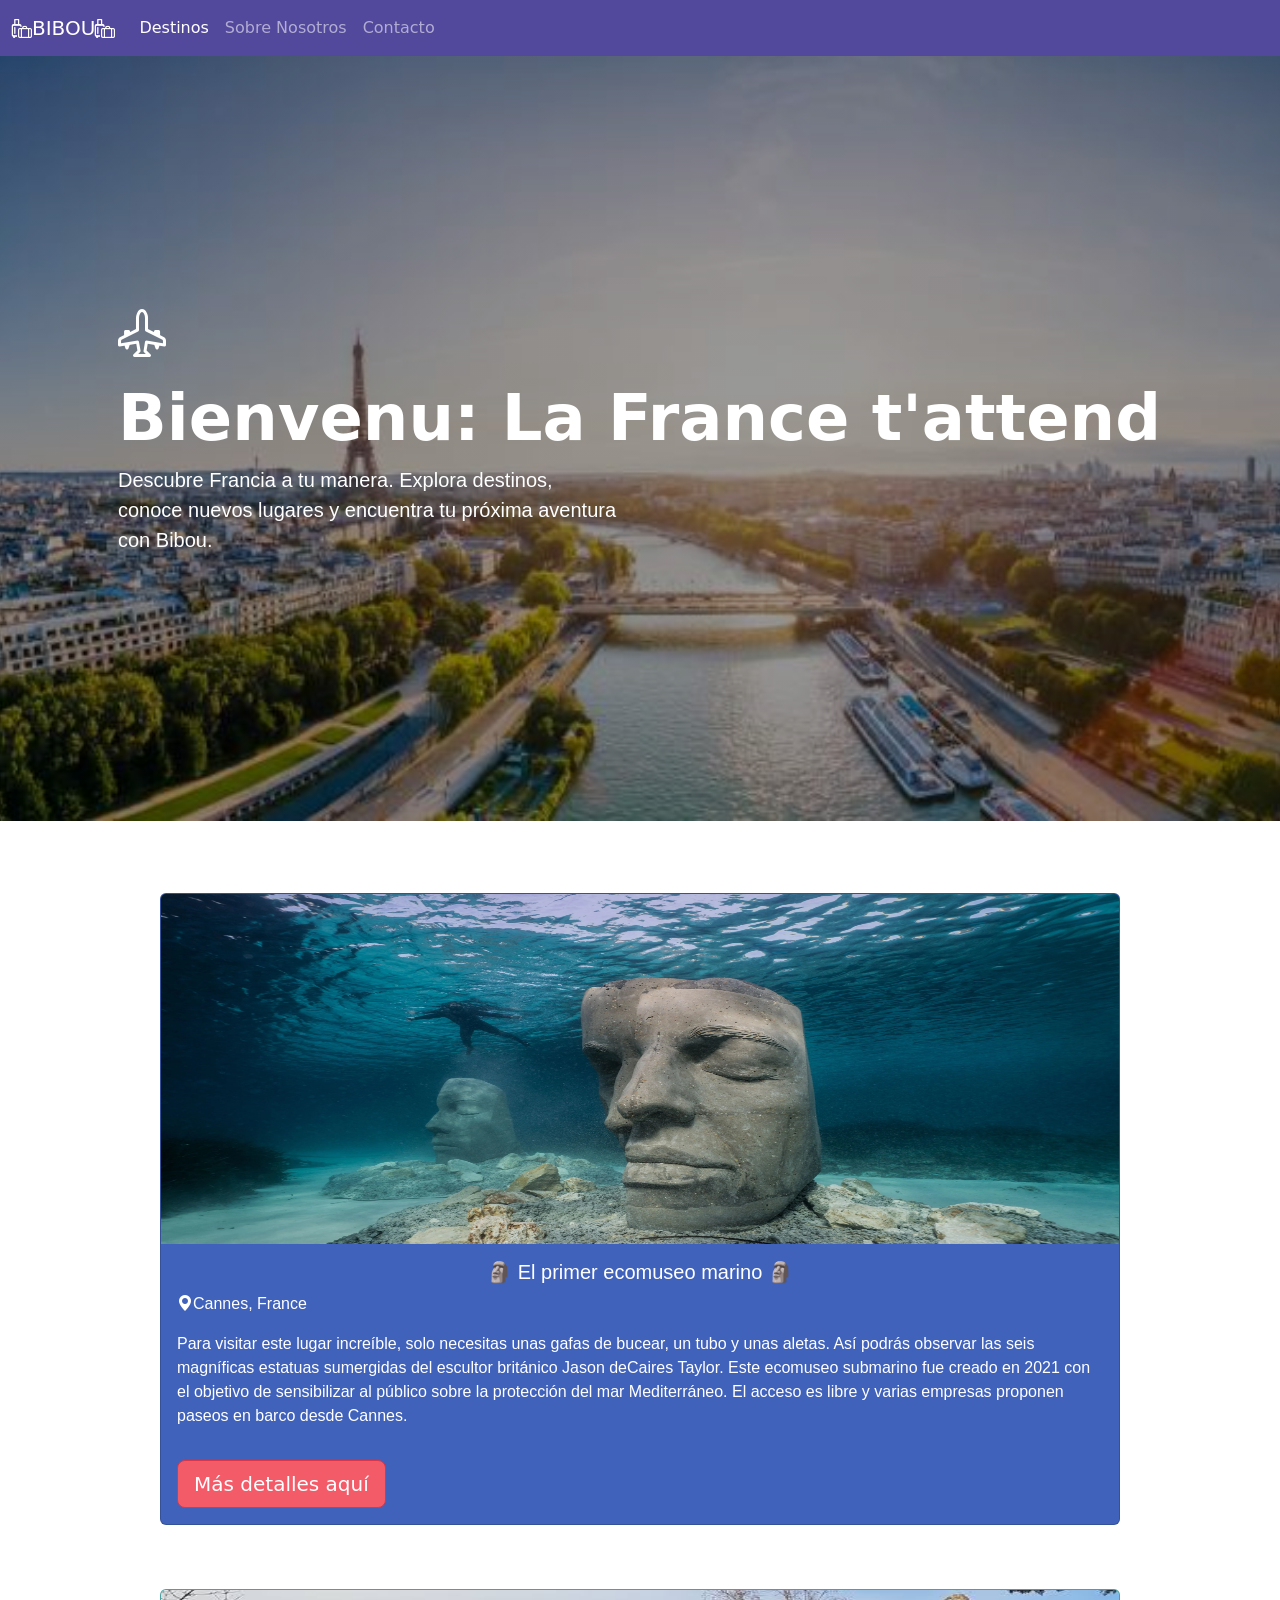
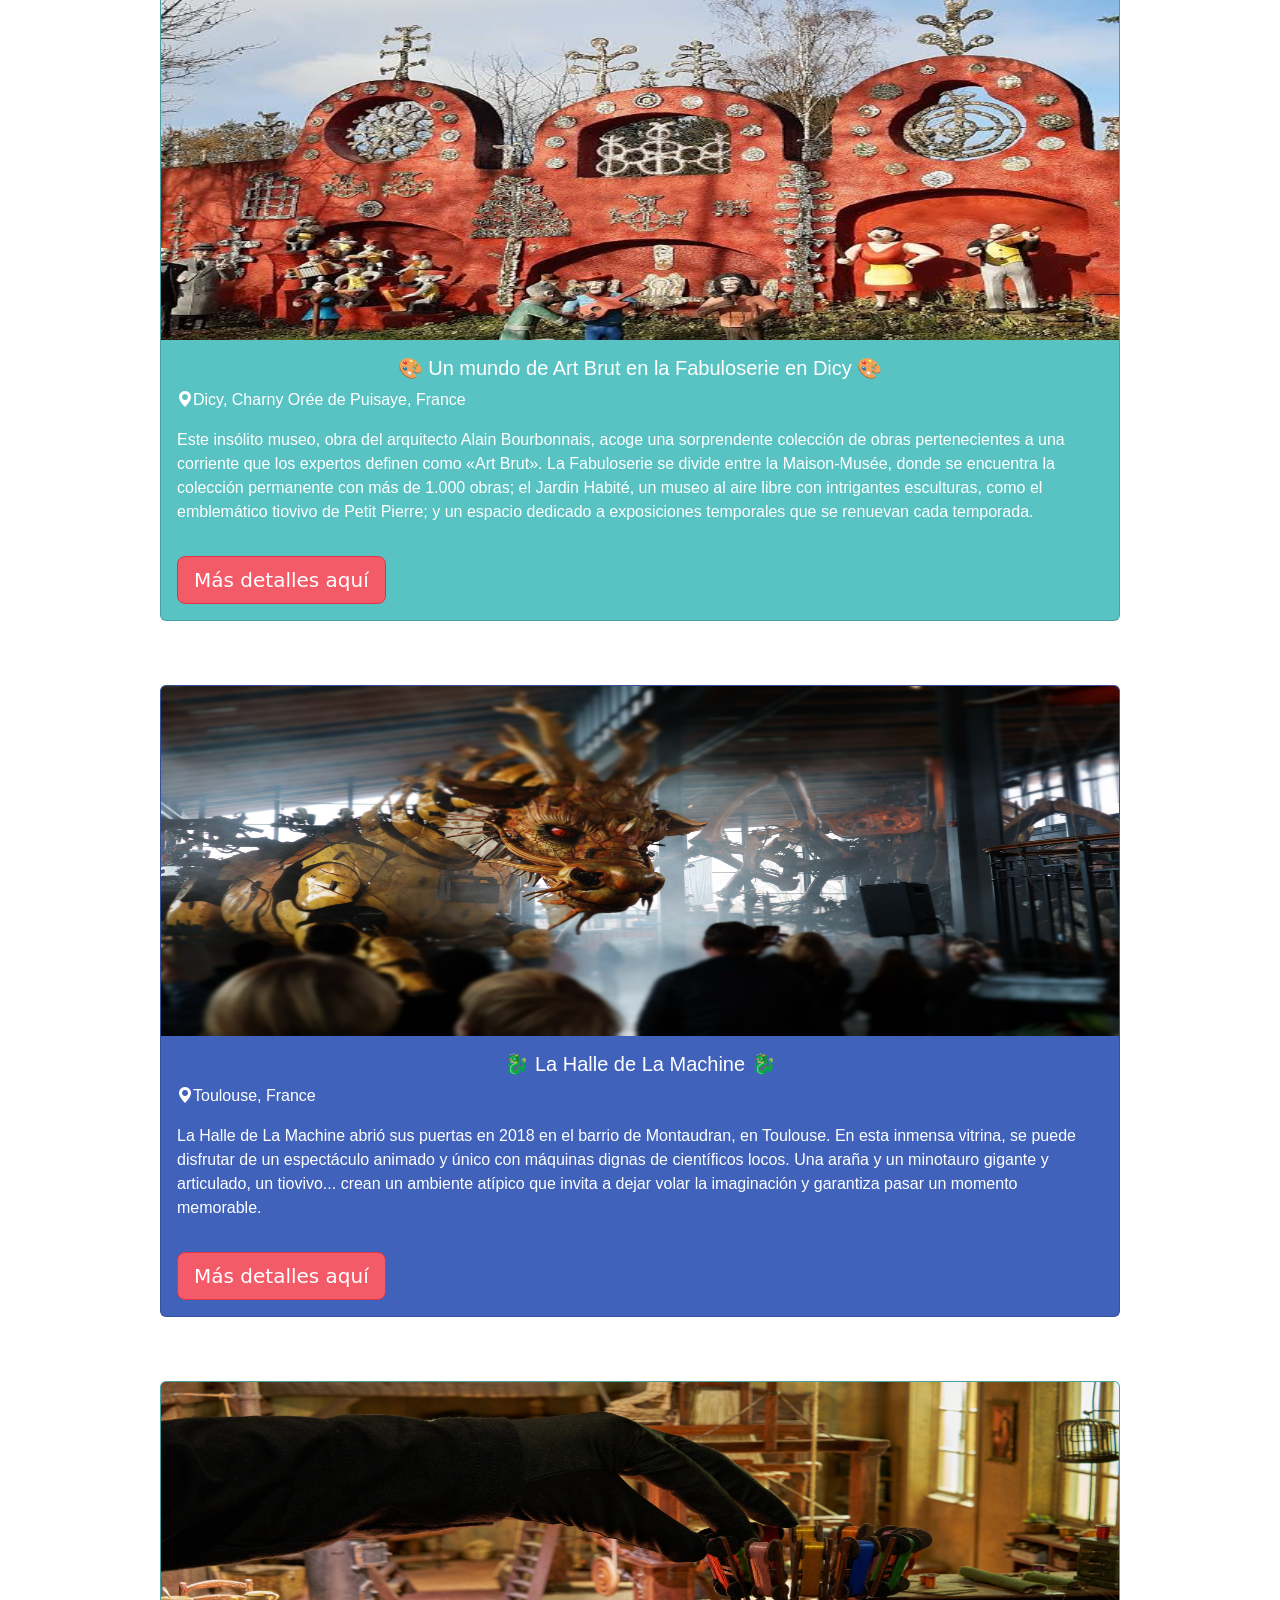
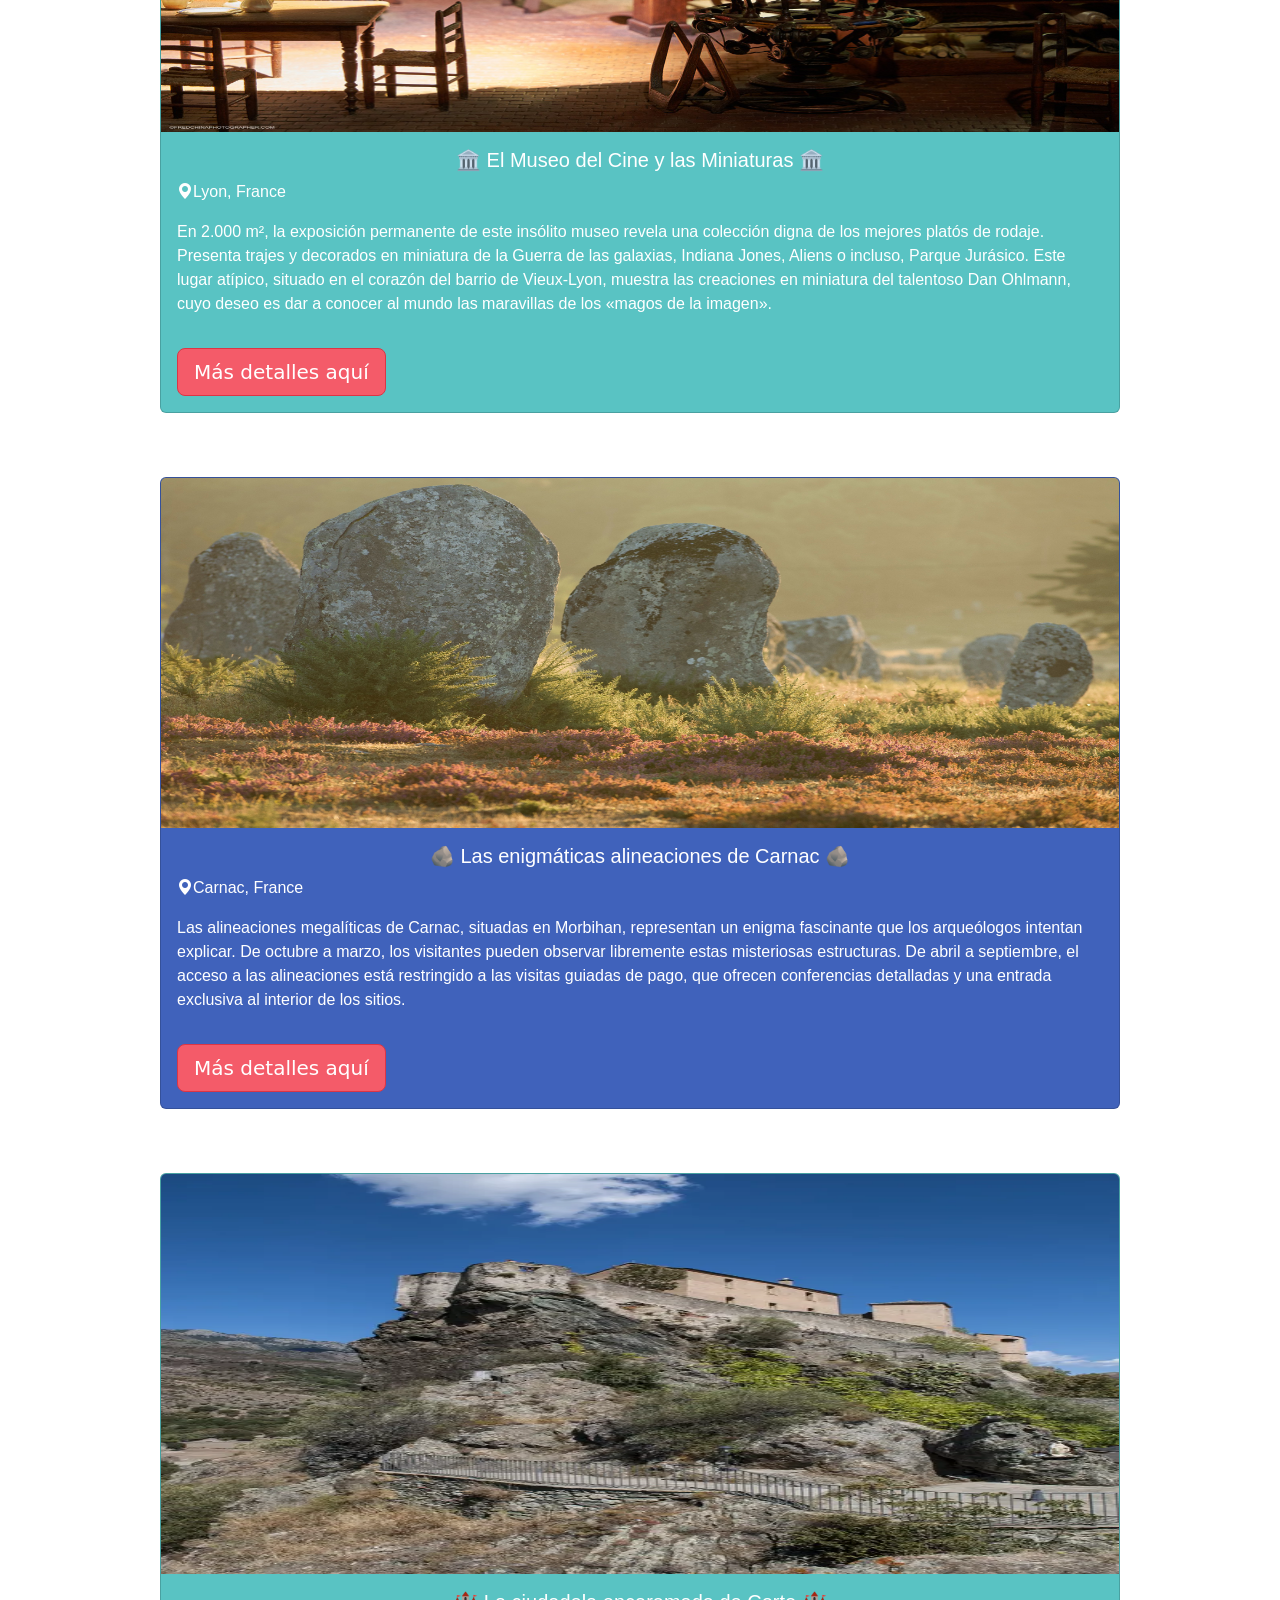
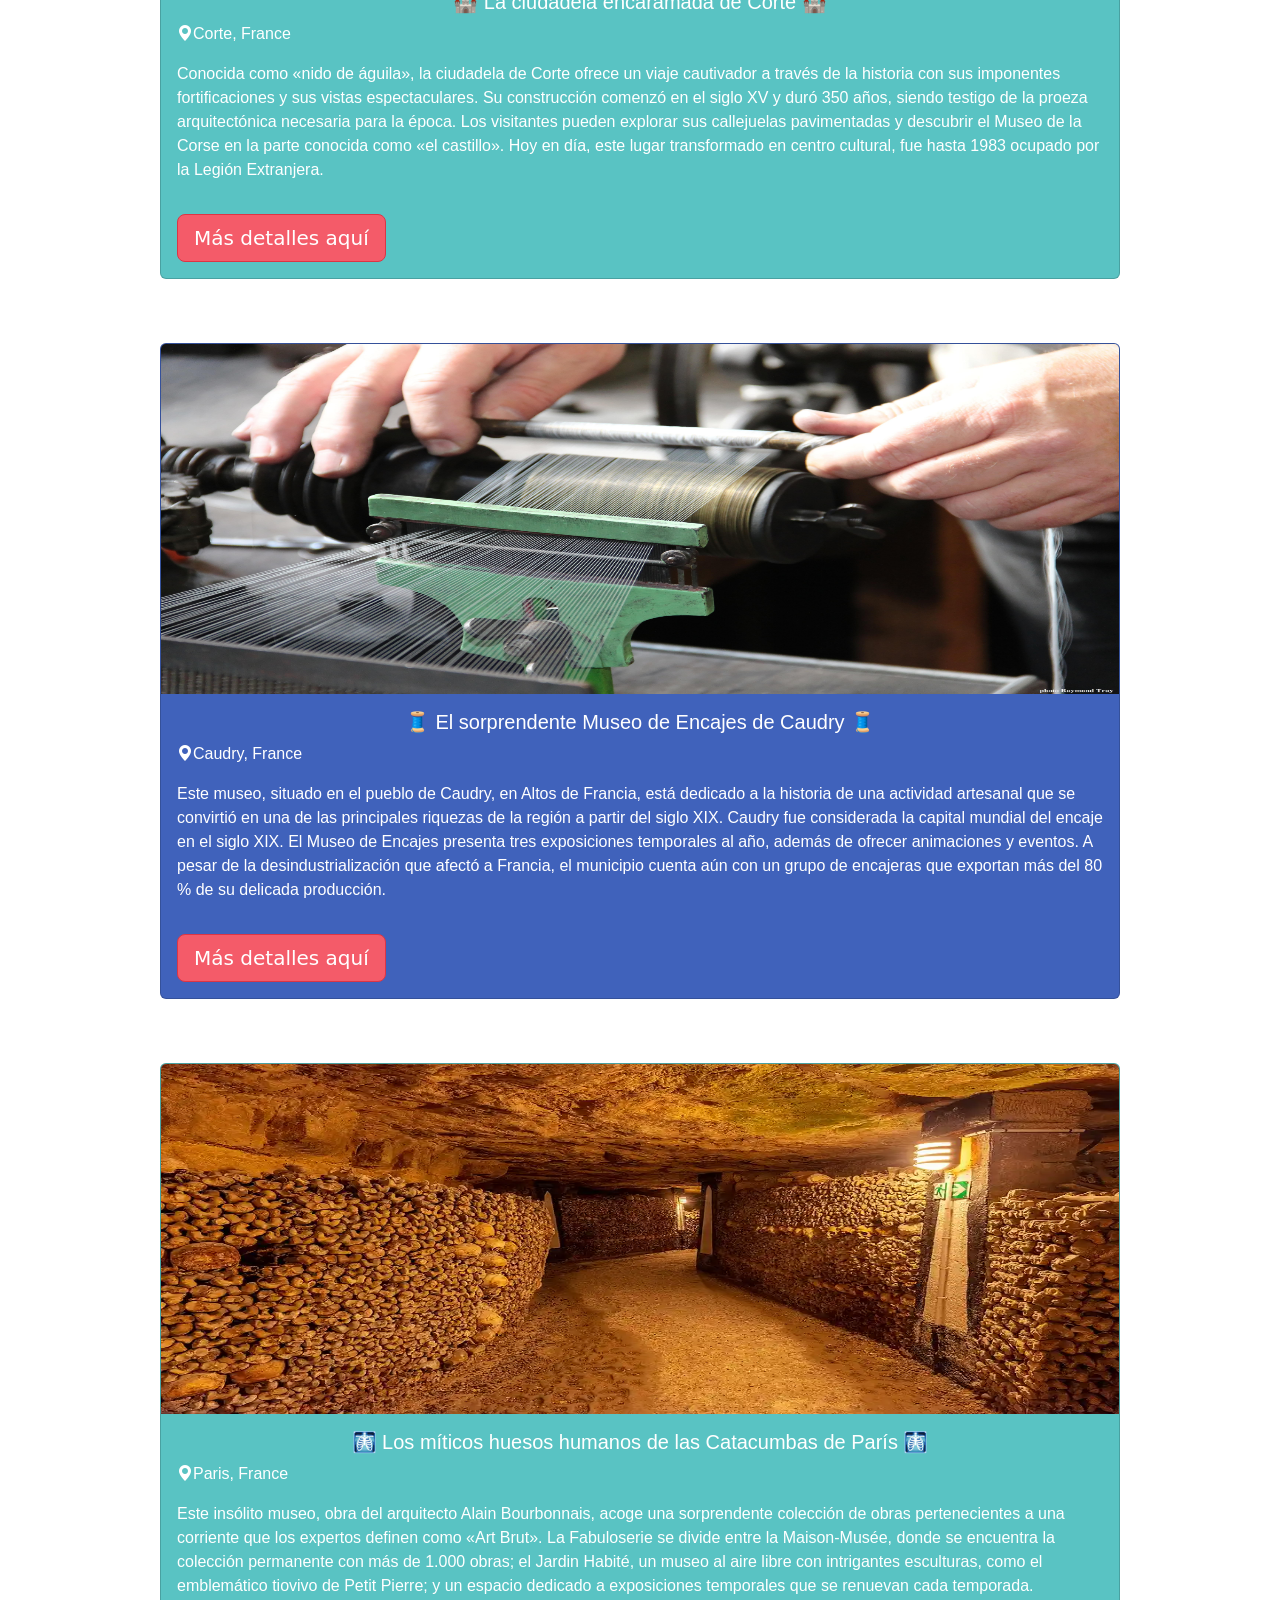
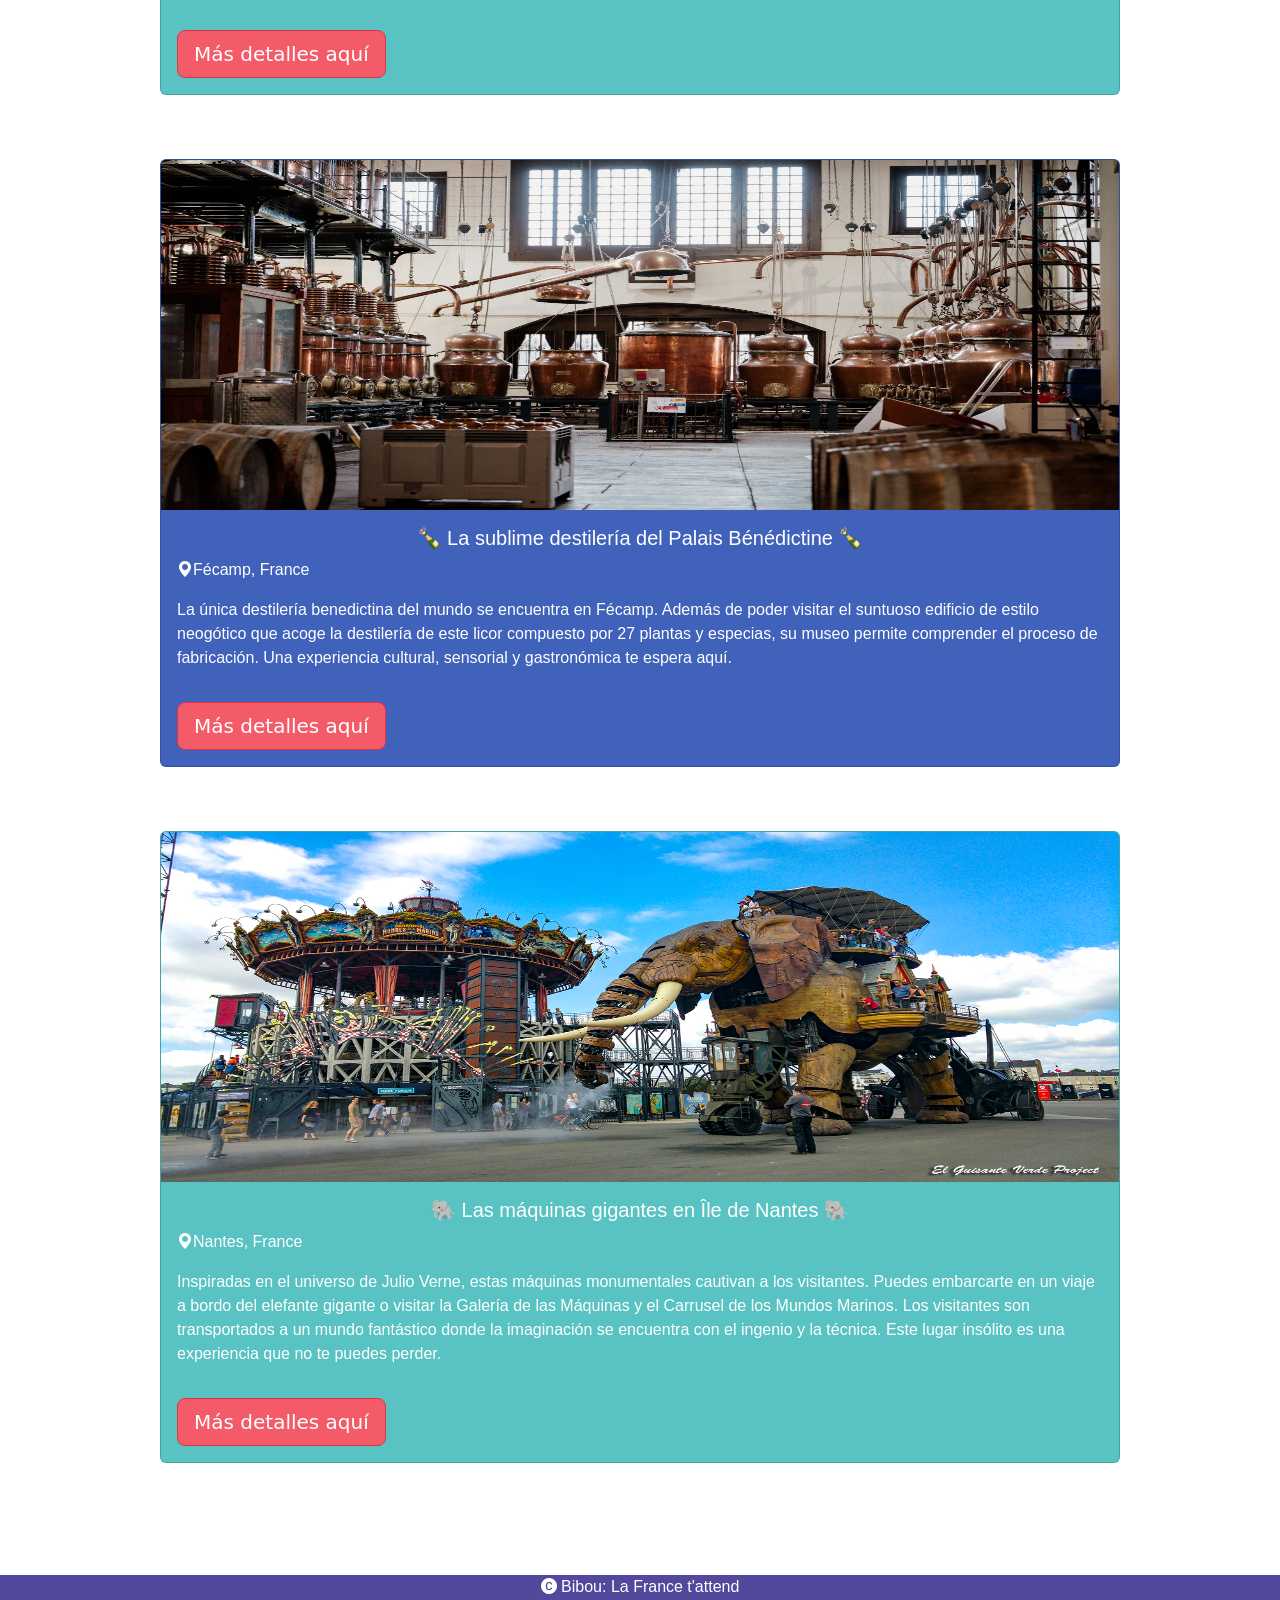
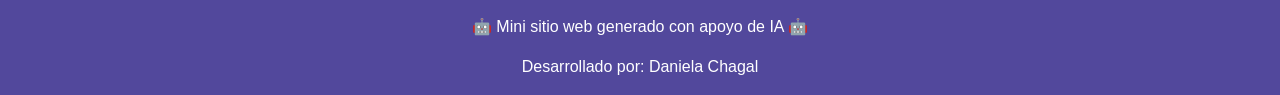
<file: index.html>
<!DOCTYPE html>
<html lang="en">
<head>
    <meta charset="UTF-8">
    <meta name="viewport" content="width=device-width, initial-scale=1.0">
    <title>Bibou</title> <!--!Pestaña del sitio web-->
    <link rel="stylesheet" href="css/styles.css"> <!--!Enlace para conectar el CSS con HTML-->
    <link href="https://cdn.jsdelivr.net/npm/bootstrap@5.3.8/dist/css/bootstrap.min.css" rel="stylesheet" integrity="sha384-sRIl4kxILFvY47J16cr9ZwB07vP4J8+LH7qKQnuqkuIAvNWLzeN8tE5YBujZqJLB" crossorigin="anonymous"> <!--!Enlace de Bootstrap-->
    <link rel="stylesheet" href="https://cdn.jsdelivr.net/npm/bootstrap-icons@1.13.1/font/bootstrap-icons.min.css"> <!--!Enlace de íconos de Bootstrap-->
  </head>
</head>
<body>
<!--!Se agrego una navbar-->
    <nav class="navbar navbar-expand-lg navbar-dark" style="background-color: #52489C;">
        <!--"navbar-dark" le dice a Bootstrap: "esta navbar tiene un fondo oscuro, pon el texto en colores claros"-->
        <!--"style" cambia el color de la navbar-->
  <div class="container-fluid"> 
    <!--todo:Utilización de íconos y título del sitio web-->
    <a class="navbar-brand" href="#"><i class="bi bi-luggage"></i>BIBOU<i class="bi bi-luggage"></i></a> 
    <button class="navbar-toggler" type="button" data-bs-toggle="collapse" data-bs-target="#navbarNav" aria-controls="navbarNav" aria-expanded="false" aria-label="Toggle navigation">
      <span class="navbar-toggler-icon"></span>
    </button>
    <div class="collapse navbar-collapse" id="navbarNav">
      <ul class="navbar-nav">
        <li class="nav-item">
        <!--todo:Se cambiaron los títulos de la navbar-->
          <a class="nav-link active" aria-current="page" href="#">Destinos</a> 
        </li>
        <li class="nav-item">
          <a class="nav-link" href="#">Sobre Nosotros</a>
        </li>
        <li class="nav-item">
          <a class="nav-link" href="#">Contacto</a>
        </li>
      </ul>
    </div>
  </div>
</nav>

<!--!Utilización del código de un container generado por la IA para colocar una sección principal-->
<section class="sección-principal d-flex align-items-center text-white">
  <div class="container px-5">
    <!--todo:Ícono-->
    <div class="mb-3">
      <i class="bi bi-airplane-engines display-5"></i>
    </div>
    <!--todo:Slogan del sitio-->
    <h1 class="display-3 fw-bold">Bienvenu: La France t'attend</h1>
    <!--todo:Descripción-->
    <p class="fs-5 max-w-50">Descubre Francia a tu manera. Explora destinos, conoce nuevos lugares y encuentra tu próxima aventura con Bibou.</p>
  </div>
</section>
<br>
<br>
<br>

<!--!Para las recomendaciones se utilizó el componente de cards-->
<!--?Primera recomendación-->
<div class="card w-75 mb-3 mx-auto" style="background-color: #4062BB;"> <!--"w-75" cambio el tamaño de las tarjetas, "mx-auto" centro la tarjeta y "style=background-color" cambia el color de fondo-->
  <!--todo:Imagen-->
  <img src="assets/Ecomuseo de Cannes.webp" class="card-img-top" alt="Ecomuseo Marino" width="100" height="350">
    <div class="card-body">
      <!--todo:Nombre de la atracción-->
        <h5 class="card-title" style="color: white;">🗿​​ El primer ecomuseo marino 🗿​</h5> <!--"style=color" cambio el color del título de la tarjeta-->
      <!--todo:Ícono y ubicación-->
        <p><i class="bi bi-geo-alt-fill"></i>Cannes, France</p>
     <!--todo:Descripción-->
        <p class="card-text">Para visitar este lugar increíble, solo necesitas unas gafas de bucear, un tubo y unas aletas. Así podrás observar las seis magníficas estatuas sumergidas del escultor británico Jason deCaires Taylor. Este ecomuseo submarino fue creado en 2021 con el objetivo de sensibilizar al público sobre la protección del mar Mediterráneo. El acceso es libre y varias empresas proponen paseos en barco desde Cannes.</p>
     <!--todo:Botón-->
        <a href="https://en.cannes-france.com/discover-visit/lerins-islands/sainte-marguerite-island/underwater-ecomuseum/" target="_blank" class="btn btn-danger btn-lg mt-3" style="background-color: #F45B69;">Más detalles aquí</a>
    </div>
</div>
<br>
<br>

<!--?Segunda recomendación-->
<div class="card w-75 mb-3 mx-auto" style="background-color: #59C3C3;">
  <!--todo:Imagen-->
  <img src="assets/La fabuloserie.jpg" class="card-img-top" alt="La Fabuloserie" width="100" height="350">
    <div class="card-body">
      <!--todo:Nombre de la atracción-->
        <h5 class="card-title" style="color: white;">​🎨​​​ Un mundo de Art Brut en la Fabuloserie en Dicy ​🎨​</h5>
      <!--todo:Ícono y ubicación-->
        <p><i class="bi bi-geo-alt-fill"></i>Dicy, Charny Orée de Puisaye, France</p>
     <!--todo:Descripción-->
        <p class="card-text">Este insólito museo, obra del arquitecto Alain Bourbonnais, acoge una sorprendente colección de obras pertenecientes a una corriente que los expertos definen como «Art Brut». La Fabuloserie se divide entre la Maison-Musée, donde se encuentra la colección permanente con más de 1.000 obras; el Jardin Habité, un museo al aire libre con intrigantes esculturas, como el emblemático tiovivo de Petit Pierre; y un espacio dedicado a exposiciones temporales que se renuevan cada temporada.</p>
     <!--todo:Botón-->
        <a href="https://www.puisaye-tourisme.fr/es/patrimoine-savoir-faire/musees-et-expositions/la-fabuloserie-en-puisaye/" target="_blank" class="btn btn-danger btn-lg mt-3" style="background-color: #F45B69;">Más detalles aquí</a>
    </div>
</div>
<br>
<br>

<!--?Tercera recomendación-->
<div class="card w-75 mb-3 mx-auto" style="background-color: #4062BB;">
  <!--todo:Imagen-->
  <img src="assets/La Halle de La Machine.jpg" class="card-img-top" alt="La Halle de la Machine" width="100" height="350">
    <div class="card-body">
      <!--todo:Nombre de la atracción-->
        <h5 class="card-title" style="color: white;">​🐉​​ La Halle de La Machine ​🐉​​</h5>
      <!--todo:Ícono y ubicación-->
        <p><i class="bi bi-geo-alt-fill"></i>Toulouse, France</p>
     <!--todo:Descripción-->
        <p class="card-text">La Halle de La Machine abrió sus puertas en 2018 en el barrio de Montaudran, en Toulouse. En esta inmensa vitrina, se puede disfrutar de un espectáculo animado y único con máquinas dignas de científicos locos. Una araña y un minotauro gigante y articulado, un tiovivo... crean un ambiente atípico que invita a dejar volar la imaginación y garantiza pasar un momento memorable.</p>
     <!--todo:Botón-->
        <a href="https://www.halledelamachine.fr/es/" target="_blank" class="btn btn-danger btn-lg mt-3" style="background-color: #F45B69;">Más detalles aquí</a>
    </div>
</div>
<br>
<br>

<!--?Cuarta recomendación-->
<div class="card w-75 mb-3 mx-auto" style="background-color: #59C3C3;">
  <!--todo:Imagen-->
  <img src="assets/Cine y Museo de Miniaturas.jpg" class="card-img-top" alt="El Cine y Museo de Miniaturas" width="100" height="350">
    <div class="card-body">
      <!--todo:Nombre de la atracción-->
        <h5 class="card-title" style="color: white;">​🏛️​​​​ El Museo del Cine y las Miniaturas ​🏛️​​</h5>
      <!--todo:Ícono y ubicación-->
        <p><i class="bi bi-geo-alt-fill"></i>Lyon, France</p>
     <!--todo:Descripción-->
        <p class="card-text">En 2.000 m², la exposición permanente de este insólito museo revela una colección digna de los mejores platós de rodaje. Presenta trajes y decorados en miniatura de la Guerra de las galaxias, Indiana Jones, Aliens o incluso, Parque Jurásico. Este lugar atípico, situado en el corazón del barrio de Vieux-Lyon, muestra las creaciones en miniatura del talentoso Dan Ohlmann, cuyo deseo es dar a conocer al mundo las maravillas de los «magos de la imagen».</p>
     <!--todo:Botón-->
        <a href="https://en.visiterlyon.com/out-and-about/culture-and-leisure/culture-and-museums/museums/cinema-and-miniature-museum" target="_blank" class="btn btn-danger btn-lg mt-3" style="background-color: #F45B69;">Más detalles aquí</a>
    </div>
</div>
<br>
<br>

<!--?Quinta recomendación-->
<div class="card w-75 mb-3 mx-auto" style="background-color: #4062BB;">
  <!--todo:Imagen-->
  <img src="assets/Las alineaciones de Carnac.jpg" class="card-img-top" alt="Las Alineaciones de Carnac" width="100" height="350">
    <div class="card-body">
      <!--todo:Nombre de la atracción-->
        <h5 class="card-title" style="color: white;">​🪨​​​​ Las enigmáticas alineaciones de Carnac ​🪨​</h5>
      <!--todo:Ícono y ubicación-->
        <p><i class="bi bi-geo-alt-fill"></i>Carnac, France</p>
     <!--todo:Descripción-->
        <p class="card-text">Las alineaciones megalíticas de Carnac, situadas en Morbihan, representan un enigma fascinante que los arqueólogos intentan explicar. De octubre a marzo, los visitantes pueden observar libremente estas misteriosas estructuras. De abril a septiembre, el acceso a las alineaciones está restringido a las visitas guiadas de pago, que ofrecen conferencias detalladas y una entrada exclusiva al interior de los sitios.</p>
     <!--todo:Botón-->
        <a href="https://www.vacaciones-bretana.com/destinos/10-destinos/el-sur-de-bretana-el-golfo-del-morbihan/carnac-y-sus-megalitos/" target="_blank" class="btn btn-danger btn-lg mt-3" style="background-color: #F45B69;">Más detalles aquí</a>
    </div>
</div>
<br>
<br>

<!--?Sexta recomendación-->
<div class="card w-75 mb-3 mx-auto" style="background-color: #59C3C3;">
  <!--todo:Imagen-->
  <img src="assets/La ciudadela encaramada de Corte.webp" class="card-img-top" alt="La ciudadela" width="100" height="400">
    <div class="card-body">
      <!--todo:Nombre de la atracción-->
        <h5 class="card-title" style="color: white;">​​🏰​ La ciudadela encaramada de Corte ​​🏰</h5>
      <!--todo:Ícono y ubicación-->
        <p><i class="bi bi-geo-alt-fill"></i>Corte, France</p>
     <!--todo:Descripción-->
        <p class="card-text">Conocida como «nido de águila», la ciudadela de Corte ofrece un viaje cautivador a través de la historia con sus imponentes fortificaciones y sus vistas espectaculares. Su construcción comenzó en el siglo XV y duró 350 años, siendo testigo de la proeza arquitectónica necesaria para la época. Los visitantes pueden explorar sus callejuelas pavimentadas y descubrir el Museo de la Corse en la parte conocida como «el castillo». Hoy en día, este lugar transformado en centro cultural, fue hasta 1983 ocupado por la Legión Extranjera.</p>
     <!--todo:Botón-->
        <a href="https://www.minube.com/rincon/ciudadela-de-corte-a3667" target="_blank" class="btn btn-danger btn-lg mt-3" style="background-color: #F45B69;">Más detalles aquí</a>
    </div>
</div>
<br>
<br>

<!--?Séptima recomendación-->
<div class="card w-75 mb-3 mx-auto" style="background-color: #4062BB;">
  <!--todo:Imagen-->
  <img src="assets/El sorprendente Museo de Encajes de Caudry.jpg" class="card-img-top" alt="El Museo de Encajes" width="100" height="350">
    <div class="card-body">
      <!--todo:Nombre de la atracción-->
        <h5 class="card-title" style="color: white;">​🧵​​​​ El sorprendente Museo de Encajes de Caudry ​🧵​</h5>
      <!--todo:Ícono y ubicación-->
        <p><i class="bi bi-geo-alt-fill"></i>Caudry, France</p>
     <!--todo:Descripción-->
        <p class="card-text">Este museo, situado en el pueblo de Caudry, en Altos de Francia, está dedicado a la historia de una actividad artesanal que se convirtió en una de las principales riquezas de la región a partir del siglo XIX. Caudry fue considerada la capital mundial del encaje en el siglo XIX. El Museo de Encajes presenta tres exposiciones temporales al año, además de ofrecer animaciones y eventos. A pesar de la desindustrialización que afectó a Francia, el municipio cuenta aún con un grupo de encajeras que exportan más del 80 % de su delicada producción.</p>
     <!--todo:Botón-->
        <a href="https://www.calaisxxl.com/es/offres/a-voir-a-faire/cite-de-la-dentelle-et-de-la-mode/" target="_blank" class="btn btn-danger btn-lg mt-3" style="background-color: #F45B69;">Más detalles aquí</a>
    </div>
</div>
<br>
<br>

<!--?Octava recomendación-->
<div class="card w-75 mb-3 mx-auto" style="background-color: #59C3C3;">
  <!--todo:Imagen-->
  <img src="assets/Catacumbas-Paris-6.webp" class="card-img-top" alt="Las Catacumbas de París" width="100" height="350">
    <div class="card-body">
      <!--todo:Nombre de la atracción-->
        <h5 class="card-title" style="color: white;">​🩻​​ Los míticos huesos humanos de las Catacumbas de París ​🩻​​</h5>
      <!--todo:Ícono y ubicación-->
        <p><i class="bi bi-geo-alt-fill"></i>Paris, France</p>
     <!--todo:Descripción-->
        <p class="card-text">Este insólito museo, obra del arquitecto Alain Bourbonnais, acoge una sorprendente colección de obras pertenecientes a una corriente que los expertos definen como «Art Brut». La Fabuloserie se divide entre la Maison-Musée, donde se encuentra la colección permanente con más de 1.000 obras; el Jardin Habité, un museo al aire libre con intrigantes esculturas, como el emblemático tiovivo de Petit Pierre; y un espacio dedicado a exposiciones temporales que se renuevan cada temporada.</p>
     <!--todo:Botón-->
        <a href="https://viajes.nationalgeographic.com.es/ubicacion-exacta/seis-millones-esqueletos-que-esconde-capitales-europeas-mas-importantes_20302" target="_blank" class="btn btn-danger btn-lg mt-3" style="background-color: #F45B69;">Más detalles aquí</a>
    </div>
</div>
<br>
<br>

<!--?Novena recomendación-->
<div class="card w-75 mb-3 mx-auto" style="background-color: #4062BB;">
  <!--todo:Imagen-->
  <img src="assets/La sublime destilería del Palais Bénédictine.webp" class="card-img-top" alt="La Destileria del Palais Bénédictine" width="100" height="350">
    <div class="card-body">
      <!--todo:Nombre de la atracción-->
        <h5 class="card-title" style="color: white;">​🍾 La sublime destilería del Palais Bénédictine ​🍾​​</h5>
      <!--todo:Ícono y ubicación-->
        <p><i class="bi bi-geo-alt-fill"></i>Fécamp, France</p>
     <!--todo:Descripción-->
        <p class="card-text">La única destilería benedictina del mundo se encuentra en Fécamp. Además de poder visitar el suntuoso edificio de estilo neogótico que acoge la destilería de este licor compuesto por 27 plantas y especias, su museo permite comprender el proceso de fabricación. Una experiencia cultural, sensorial y gastronómica te espera aquí.</p>
     <!--todo:Botón-->
        <a href="https://es.normandie-tourisme.fr/lugares-visitas/palais-benedictine-musee-et-distillerie/" class="btn btn-danger btn-lg mt-3" style="background-color: #F45B69;">Más detalles aquí</a>
    </div>
</div>
<br>
<br>

<!--?Décima recomendación-->
<div class="card w-75 mb-3 mx-auto" style="background-color: #59C3C3;">
  <!--todo:Imagen-->
  <img src="assets/Las máquinas gigantes en Île de Nantes.jpg" class="card-img-top" alt="Las Máquinas Gigantes" width="100" height="350">
    <div class="card-body">
      <!--todo:Nombre de la atracción-->
        <h5 class="card-title" style="color: white;">​🐘​​​ Las máquinas gigantes en Île de Nantes ​🐘​​​</h5>
      <!--todo:Ícono y ubicación-->
        <p><i class="bi bi-geo-alt-fill"></i>Nantes, France</p>
     <!--todo:Descripción-->
        <p class="card-text">Inspiradas en el universo de Julio Verne, estas máquinas monumentales cautivan a los visitantes. Puedes embarcarte en un viaje a bordo del elefante gigante o visitar la Galería de las Máquinas y el Carrusel de los Mundos Marinos. Los visitantes son transportados a un mundo fantástico donde la imaginación se encuentra con el ingenio y la técnica. Este lugar insólito es una experiencia que no te puedes perder.</p>
     <!--todo:Botón-->
        <a href="https://www.lesmachines-nantes.fr/es/" target="_blank" class="btn btn-danger btn-lg mt-3" style="background-color: #F45B69;">Más detalles aquí</a>
    </div>
</div>
<br>
<br>
<br>
<br>

<!--!Pie de página-->
<!--todo:Para el footer se decicio utilizar el componente grid-->
<div class="container-fluid text-center" style="background-color: #52489C;"> <!--El componente container-fluid ocupa toda la parte de abajo y no deja espacios a los lados-->
  <div class="row">
    <div class="col">
      <footer>
        <p><i class="bi bi-c-circle-fill"></i>
          Bibou: La France t'attend</p>
        <p>🤖​ Mini sitio web generado con apoyo de IA 🤖​</p>
        <p>Desarrollado por: Daniela Chagal</p>
      </footer>
    </div>
  </div>
</div>

    <script src="js/script,js"></script> <!--!Enlce entre JS y HTML-->
    <script src="https://cdn.jsdelivr.net/npm/bootstrap@5.3.8/dist/js/bootstrap.bundle.min.js" integrity="sha384-FKyoEForCGlyvwx9Hj09JcYn3nv7wiPVlz7YYwJrWVcXK/BmnVDxM+D2scQbITxI" crossorigin="anonymous"></script> <!--!Enlace de JS de Bootstrap-->
</body>
</html>
</file>
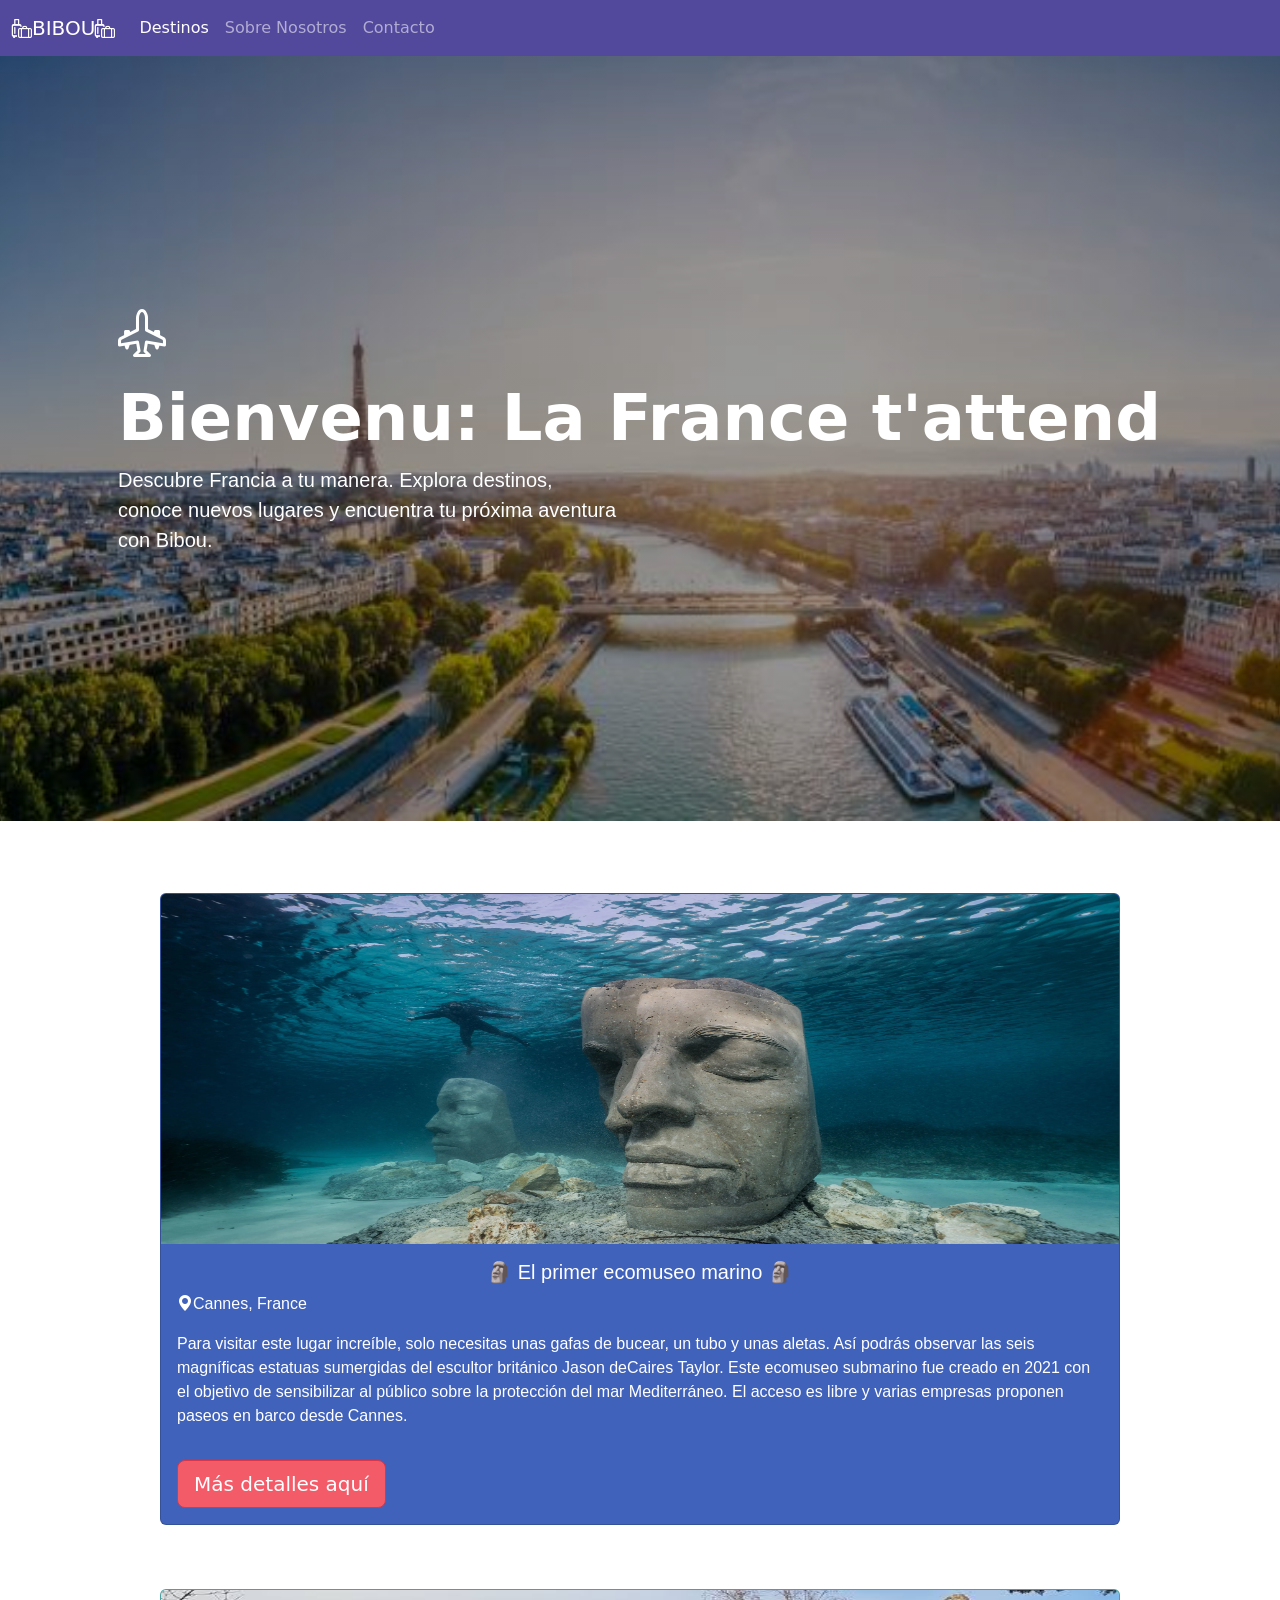
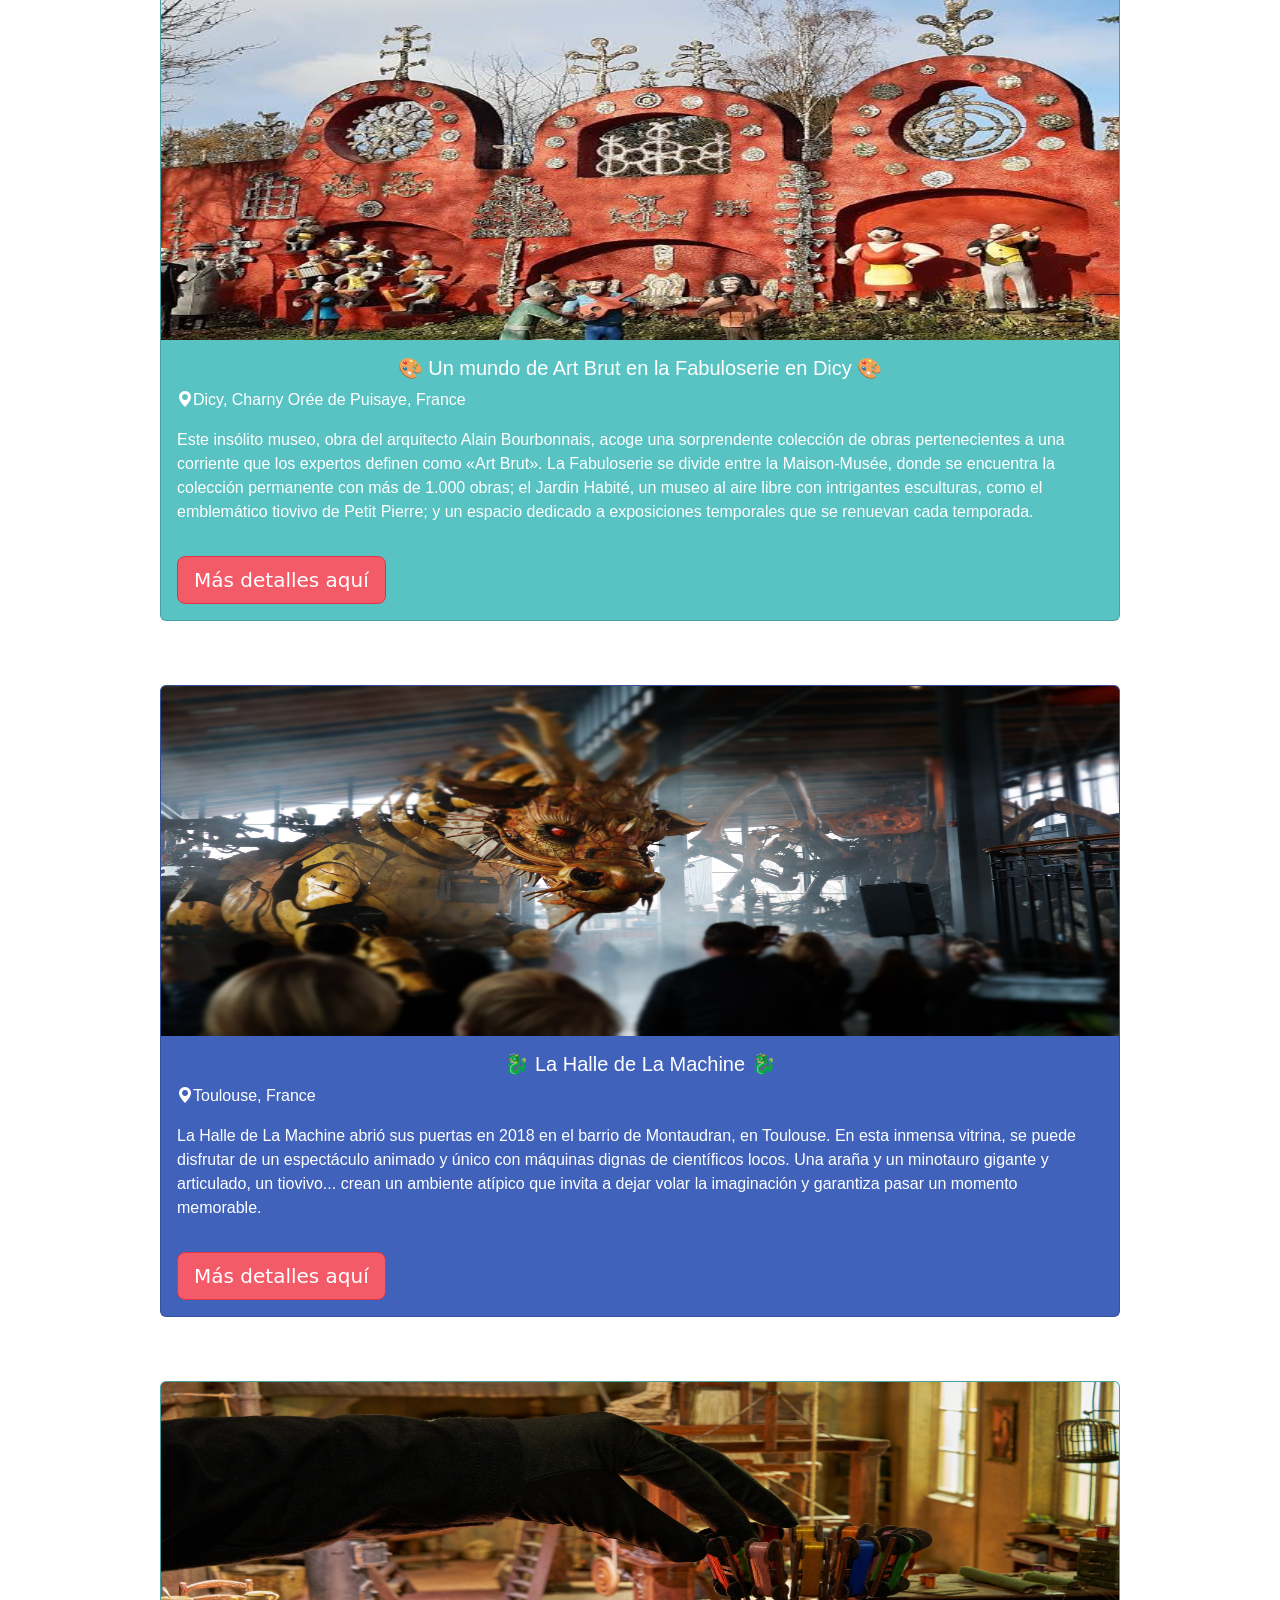
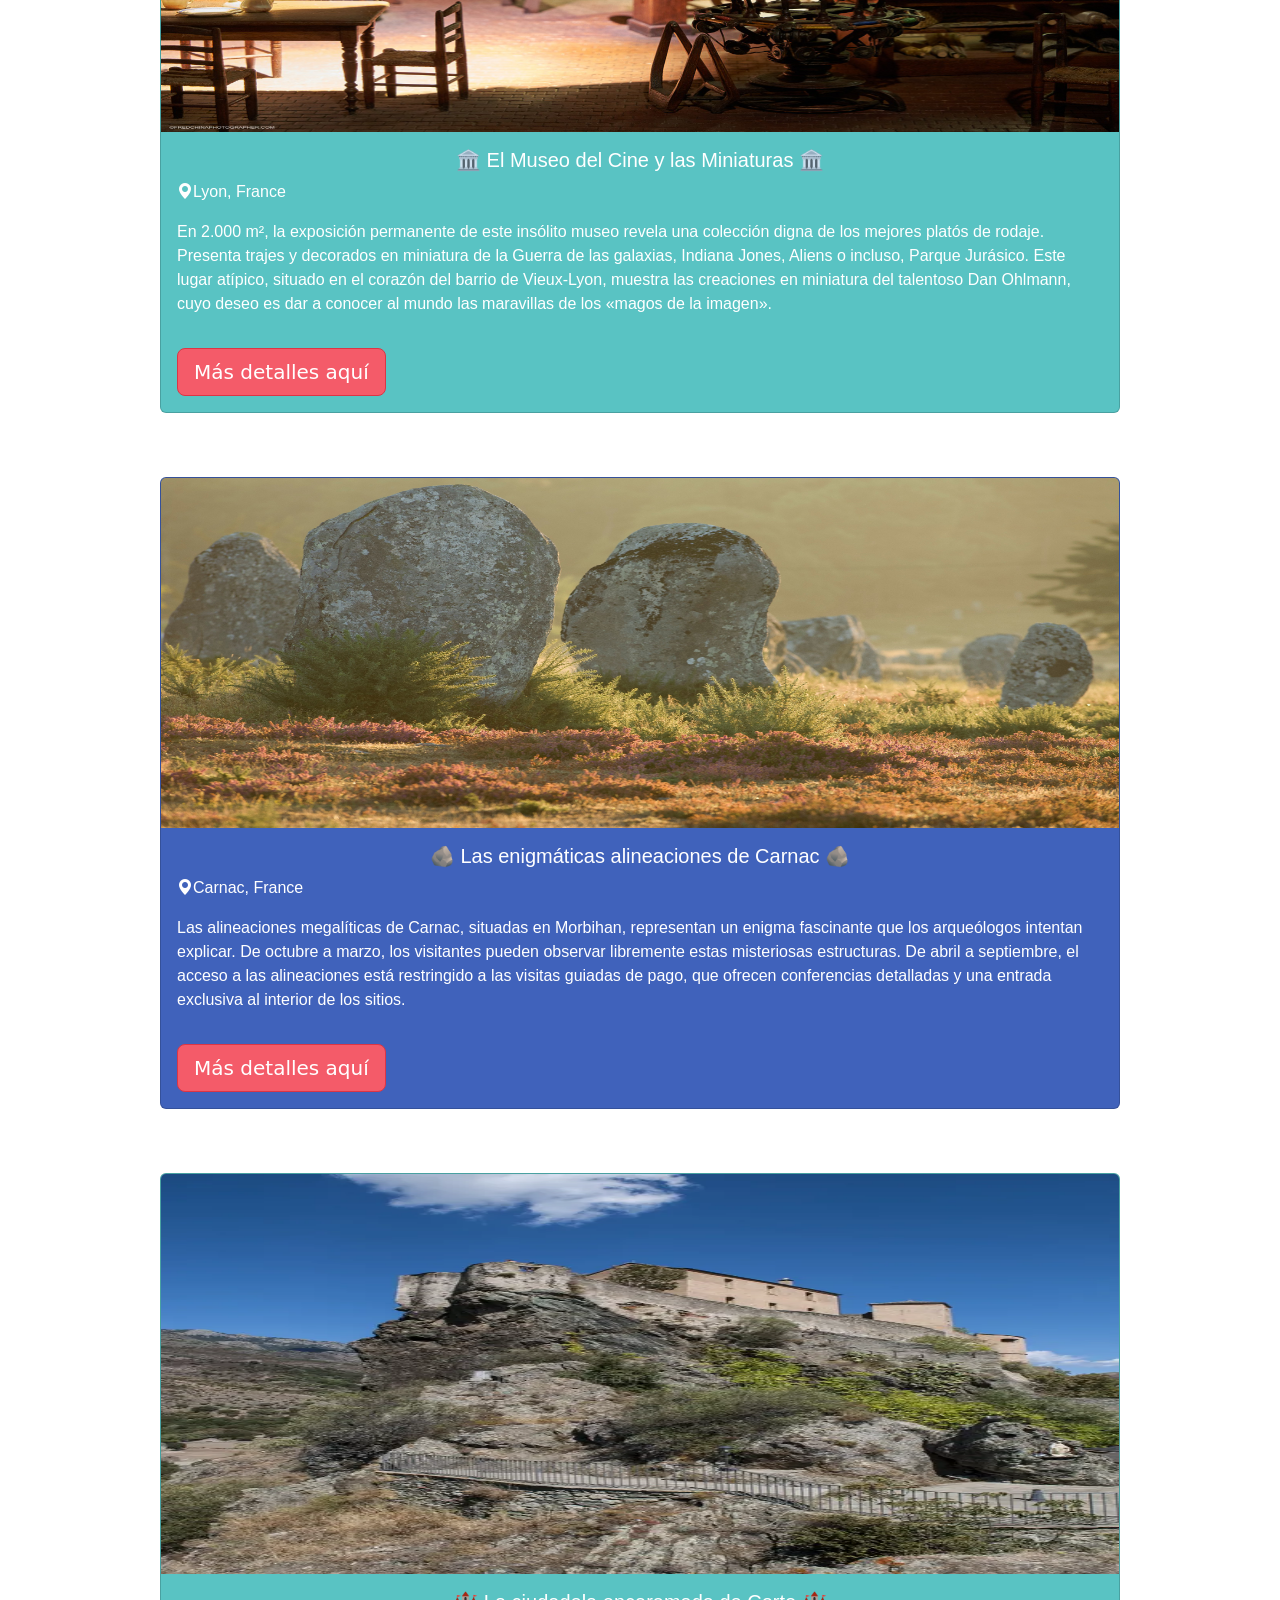
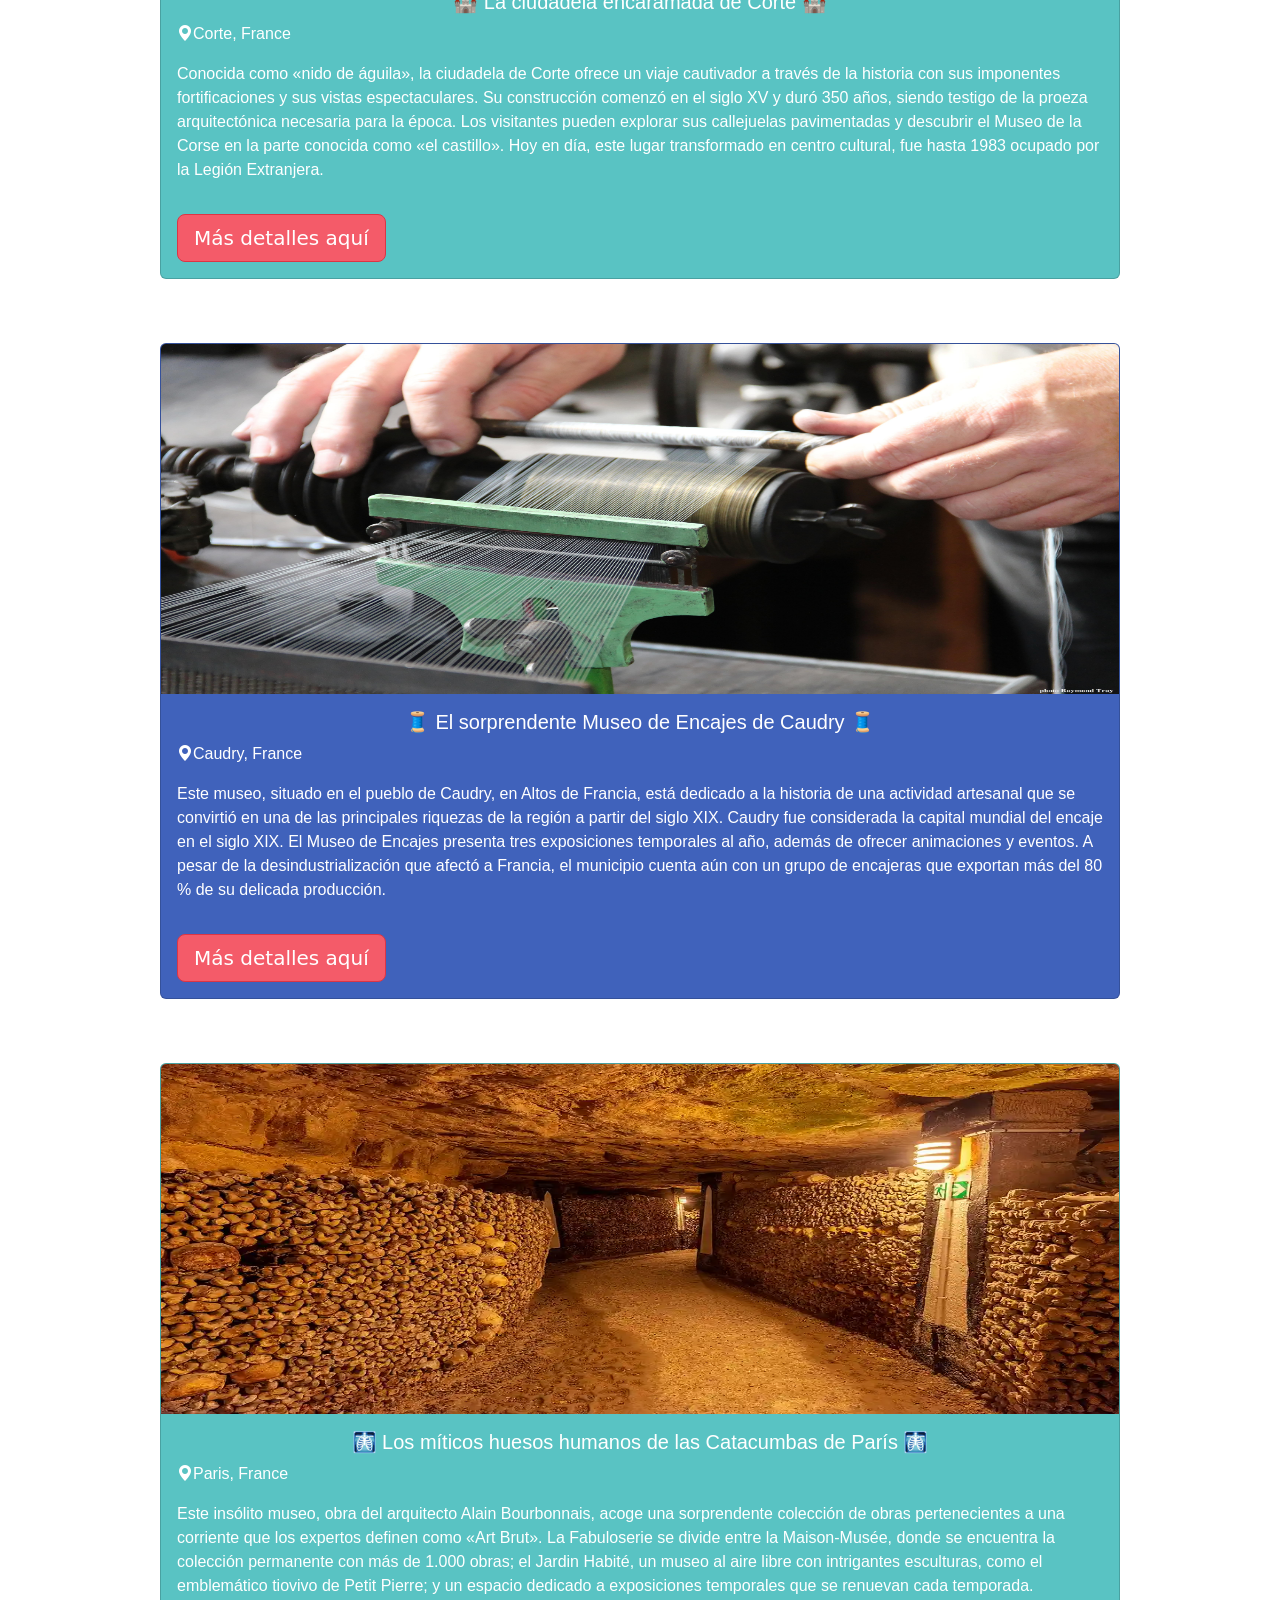
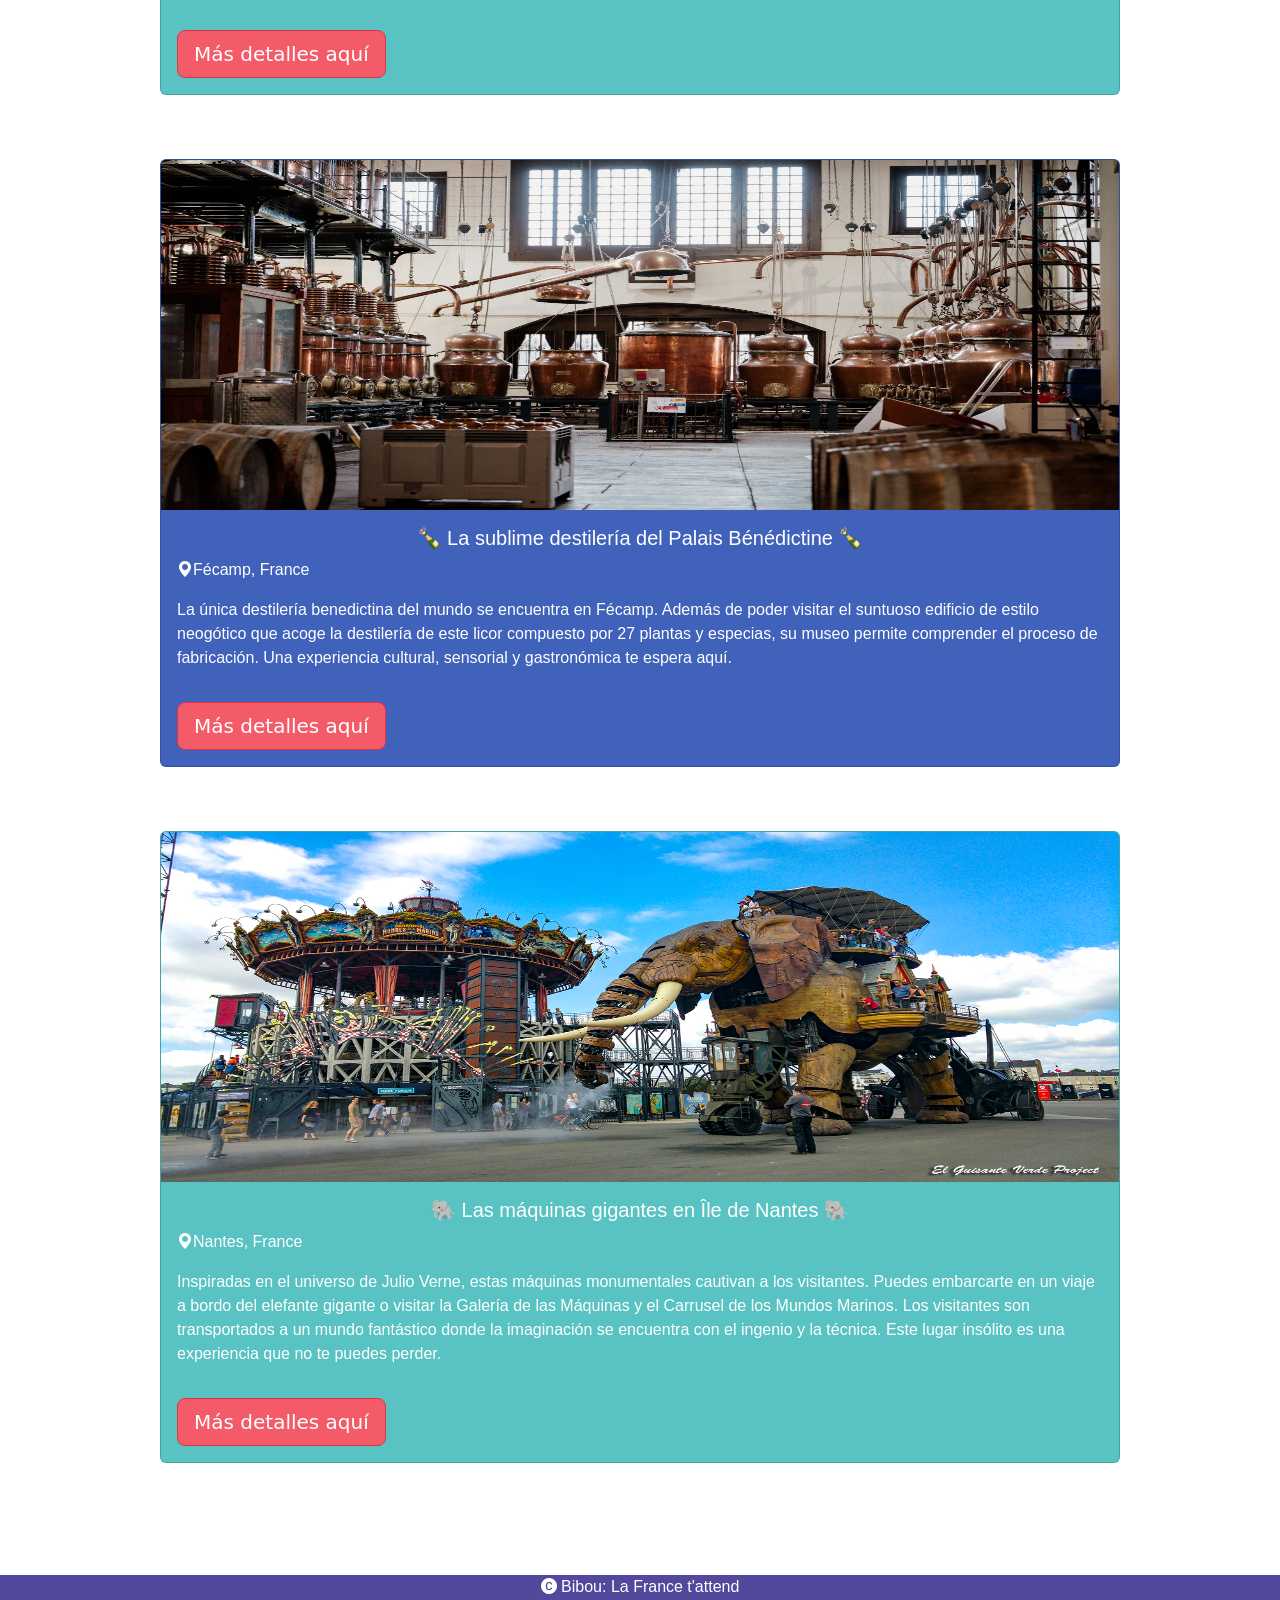
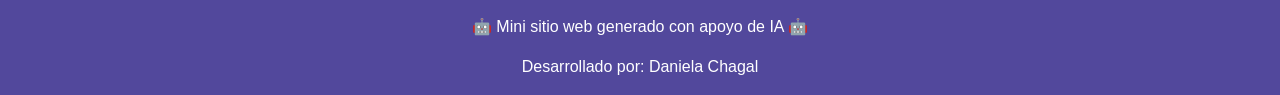
<file: bibou.html>
<!DOCTYPE html>
<html lang="en">
<head>
    <meta charset="UTF-8">
    <meta name="viewport" content="width=device-width, initial-scale=1.0">
    <title>Bibou</title> <!--!Pestaña del sitio web-->
    <link rel="stylesheet" href="css/styles.css"> <!--!Enlace para conectar el CSS con HTML-->
    <link href="https://cdn.jsdelivr.net/npm/bootstrap@5.3.8/dist/css/bootstrap.min.css" rel="stylesheet" integrity="sha384-sRIl4kxILFvY47J16cr9ZwB07vP4J8+LH7qKQnuqkuIAvNWLzeN8tE5YBujZqJLB" crossorigin="anonymous"> <!--!Enlace de Bootstrap-->
    <link rel="stylesheet" href="https://cdn.jsdelivr.net/npm/bootstrap-icons@1.13.1/font/bootstrap-icons.min.css"> <!--!Enlace de íconos de Bootstrap-->
  </head>
</head>
<body>
<!--!Se agrego una navbar-->
    <nav class="navbar navbar-expand-lg navbar-dark" style="background-color: #52489C;">
        <!--"navbar-dark" le dice a Bootstrap: "esta navbar tiene un fondo oscuro, pon el texto en colores claros"-->
        <!--"style" cambia el color de la navbar-->
  <div class="container-fluid"> 
    <!--todo:Utilización de íconos y título del sitio web-->
    <a class="navbar-brand" href="#"><i class="bi bi-luggage"></i>BIBOU<i class="bi bi-luggage"></i></a> 
    <button class="navbar-toggler" type="button" data-bs-toggle="collapse" data-bs-target="#navbarNav" aria-controls="navbarNav" aria-expanded="false" aria-label="Toggle navigation">
      <span class="navbar-toggler-icon"></span>
    </button>
    <div class="collapse navbar-collapse" id="navbarNav">
      <ul class="navbar-nav">
        <li class="nav-item">
        <!--todo:Se cambiaron los títulos de la navbar-->
          <a class="nav-link active" aria-current="page" href="#">Destinos</a> 
        </li>
        <li class="nav-item">
          <a class="nav-link" href="#">Sobre Nosotros</a>
        </li>
        <li class="nav-item">
          <a class="nav-link" href="#">Contacto</a>
        </li>
      </ul>
    </div>
  </div>
</nav>

<!--!Utilización del código de un container generado por la IA para colocar una sección principal-->
<section class="sección-principal d-flex align-items-center text-white">
  <div class="container px-5">
    <!--todo:Ícono-->
    <div class="mb-3">
      <i class="bi bi-airplane-engines display-5"></i>
    </div>
    <!--todo:Slogan del sitio-->
    <h1 class="display-3 fw-bold">Bienvenu: La France t'attend</h1>
    <!--todo:Descripción-->
    <p class="fs-5 max-w-50">Descubre Francia a tu manera. Explora destinos, conoce nuevos lugares y encuentra tu próxima aventura con Bibou.</p>
  </div>
</section>
<br>
<br>
<br>

<!--!Para las recomendaciones se utilizó el componente de cards-->
<!--?Primera recomendación-->
<div class="card w-75 mb-3 mx-auto" style="background-color: #4062BB;"> <!--"w-75" cambio el tamaño de las tarjetas, "mx-auto" centro la tarjeta y "style=background-color" cambia el color de fondo-->
  <!--todo:Imagen-->
  <img src="assets/Ecomuseo de Cannes.webp" class="card-img-top" alt="Ecomuseo Marino" width="100" height="350">
    <div class="card-body">
      <!--todo:Nombre de la atracción-->
        <h5 class="card-title" style="color: white;">🗿​​ El primer ecomuseo marino 🗿​</h5> <!--"style=color" cambio el color del título de la tarjeta-->
      <!--todo:Ícono y ubicación-->
        <p><i class="bi bi-geo-alt-fill"></i>Cannes, France</p>
     <!--todo:Descripción-->
        <p class="card-text">Para visitar este lugar increíble, solo necesitas unas gafas de bucear, un tubo y unas aletas. Así podrás observar las seis magníficas estatuas sumergidas del escultor británico Jason deCaires Taylor. Este ecomuseo submarino fue creado en 2021 con el objetivo de sensibilizar al público sobre la protección del mar Mediterráneo. El acceso es libre y varias empresas proponen paseos en barco desde Cannes.</p>
     <!--todo:Botón-->
        <a href="https://en.cannes-france.com/discover-visit/lerins-islands/sainte-marguerite-island/underwater-ecomuseum/" target="_blank" class="btn btn-danger btn-lg mt-3" style="background-color: #F45B69;">Más detalles aquí</a>
    </div>
</div>
<br>
<br>

<!--?Segunda recomendación-->
<div class="card w-75 mb-3 mx-auto" style="background-color: #59C3C3;">
  <!--todo:Imagen-->
  <img src="assets/La fabuloserie.jpg" class="card-img-top" alt="La Fabuloserie" width="100" height="350">
    <div class="card-body">
      <!--todo:Nombre de la atracción-->
        <h5 class="card-title" style="color: white;">​🎨​​​ Un mundo de Art Brut en la Fabuloserie en Dicy ​🎨​</h5>
      <!--todo:Ícono y ubicación-->
        <p><i class="bi bi-geo-alt-fill"></i>Dicy, Charny Orée de Puisaye, France</p>
     <!--todo:Descripción-->
        <p class="card-text">Este insólito museo, obra del arquitecto Alain Bourbonnais, acoge una sorprendente colección de obras pertenecientes a una corriente que los expertos definen como «Art Brut». La Fabuloserie se divide entre la Maison-Musée, donde se encuentra la colección permanente con más de 1.000 obras; el Jardin Habité, un museo al aire libre con intrigantes esculturas, como el emblemático tiovivo de Petit Pierre; y un espacio dedicado a exposiciones temporales que se renuevan cada temporada.</p>
     <!--todo:Botón-->
        <a href="https://www.puisaye-tourisme.fr/es/patrimoine-savoir-faire/musees-et-expositions/la-fabuloserie-en-puisaye/" target="_blank" class="btn btn-danger btn-lg mt-3" style="background-color: #F45B69;">Más detalles aquí</a>
    </div>
</div>
<br>
<br>

<!--?Tercera recomendación-->
<div class="card w-75 mb-3 mx-auto" style="background-color: #4062BB;">
  <!--todo:Imagen-->
  <img src="assets/La Halle de La Machine.jpg" class="card-img-top" alt="La Halle de la Machine" width="100" height="350">
    <div class="card-body">
      <!--todo:Nombre de la atracción-->
        <h5 class="card-title" style="color: white;">​🐉​​ La Halle de La Machine ​🐉​​</h5>
      <!--todo:Ícono y ubicación-->
        <p><i class="bi bi-geo-alt-fill"></i>Toulouse, France</p>
     <!--todo:Descripción-->
        <p class="card-text">La Halle de La Machine abrió sus puertas en 2018 en el barrio de Montaudran, en Toulouse. En esta inmensa vitrina, se puede disfrutar de un espectáculo animado y único con máquinas dignas de científicos locos. Una araña y un minotauro gigante y articulado, un tiovivo... crean un ambiente atípico que invita a dejar volar la imaginación y garantiza pasar un momento memorable.</p>
     <!--todo:Botón-->
        <a href="https://www.halledelamachine.fr/es/" target="_blank" class="btn btn-danger btn-lg mt-3" style="background-color: #F45B69;">Más detalles aquí</a>
    </div>
</div>
<br>
<br>

<!--?Cuarta recomendación-->
<div class="card w-75 mb-3 mx-auto" style="background-color: #59C3C3;">
  <!--todo:Imagen-->
  <img src="assets/Cine y Museo de Miniaturas.jpg" class="card-img-top" alt="El Cine y Museo de Miniaturas" width="100" height="350">
    <div class="card-body">
      <!--todo:Nombre de la atracción-->
        <h5 class="card-title" style="color: white;">​🏛️​​​​ El Museo del Cine y las Miniaturas ​🏛️​​</h5>
      <!--todo:Ícono y ubicación-->
        <p><i class="bi bi-geo-alt-fill"></i>Lyon, France</p>
     <!--todo:Descripción-->
        <p class="card-text">En 2.000 m², la exposición permanente de este insólito museo revela una colección digna de los mejores platós de rodaje. Presenta trajes y decorados en miniatura de la Guerra de las galaxias, Indiana Jones, Aliens o incluso, Parque Jurásico. Este lugar atípico, situado en el corazón del barrio de Vieux-Lyon, muestra las creaciones en miniatura del talentoso Dan Ohlmann, cuyo deseo es dar a conocer al mundo las maravillas de los «magos de la imagen».</p>
     <!--todo:Botón-->
        <a href="https://en.visiterlyon.com/out-and-about/culture-and-leisure/culture-and-museums/museums/cinema-and-miniature-museum" target="_blank" class="btn btn-danger btn-lg mt-3" style="background-color: #F45B69;">Más detalles aquí</a>
    </div>
</div>
<br>
<br>

<!--?Quinta recomendación-->
<div class="card w-75 mb-3 mx-auto" style="background-color: #4062BB;">
  <!--todo:Imagen-->
  <img src="assets/Las alineaciones de Carnac.jpg" class="card-img-top" alt="Las Alineaciones de Carnac" width="100" height="350">
    <div class="card-body">
      <!--todo:Nombre de la atracción-->
        <h5 class="card-title" style="color: white;">​🪨​​​​ Las enigmáticas alineaciones de Carnac ​🪨​</h5>
      <!--todo:Ícono y ubicación-->
        <p><i class="bi bi-geo-alt-fill"></i>Carnac, France</p>
     <!--todo:Descripción-->
        <p class="card-text">Las alineaciones megalíticas de Carnac, situadas en Morbihan, representan un enigma fascinante que los arqueólogos intentan explicar. De octubre a marzo, los visitantes pueden observar libremente estas misteriosas estructuras. De abril a septiembre, el acceso a las alineaciones está restringido a las visitas guiadas de pago, que ofrecen conferencias detalladas y una entrada exclusiva al interior de los sitios.</p>
     <!--todo:Botón-->
        <a href="https://www.vacaciones-bretana.com/destinos/10-destinos/el-sur-de-bretana-el-golfo-del-morbihan/carnac-y-sus-megalitos/" target="_blank" class="btn btn-danger btn-lg mt-3" style="background-color: #F45B69;">Más detalles aquí</a>
    </div>
</div>
<br>
<br>

<!--?Sexta recomendación-->
<div class="card w-75 mb-3 mx-auto" style="background-color: #59C3C3;">
  <!--todo:Imagen-->
  <img src="assets/La ciudadela encaramada de Corte.webp" class="card-img-top" alt="La ciudadela" width="100" height="400">
    <div class="card-body">
      <!--todo:Nombre de la atracción-->
        <h5 class="card-title" style="color: white;">​​🏰​ La ciudadela encaramada de Corte ​​🏰</h5>
      <!--todo:Ícono y ubicación-->
        <p><i class="bi bi-geo-alt-fill"></i>Corte, France</p>
     <!--todo:Descripción-->
        <p class="card-text">Conocida como «nido de águila», la ciudadela de Corte ofrece un viaje cautivador a través de la historia con sus imponentes fortificaciones y sus vistas espectaculares. Su construcción comenzó en el siglo XV y duró 350 años, siendo testigo de la proeza arquitectónica necesaria para la época. Los visitantes pueden explorar sus callejuelas pavimentadas y descubrir el Museo de la Corse en la parte conocida como «el castillo». Hoy en día, este lugar transformado en centro cultural, fue hasta 1983 ocupado por la Legión Extranjera.</p>
     <!--todo:Botón-->
        <a href="https://www.minube.com/rincon/ciudadela-de-corte-a3667" target="_blank" class="btn btn-danger btn-lg mt-3" style="background-color: #F45B69;">Más detalles aquí</a>
    </div>
</div>
<br>
<br>

<!--?Séptima recomendación-->
<div class="card w-75 mb-3 mx-auto" style="background-color: #4062BB;">
  <!--todo:Imagen-->
  <img src="assets/El sorprendente Museo de Encajes de Caudry.jpg" class="card-img-top" alt="El Museo de Encajes" width="100" height="350">
    <div class="card-body">
      <!--todo:Nombre de la atracción-->
        <h5 class="card-title" style="color: white;">​🧵​​​​ El sorprendente Museo de Encajes de Caudry ​🧵​</h5>
      <!--todo:Ícono y ubicación-->
        <p><i class="bi bi-geo-alt-fill"></i>Caudry, France</p>
     <!--todo:Descripción-->
        <p class="card-text">Este museo, situado en el pueblo de Caudry, en Altos de Francia, está dedicado a la historia de una actividad artesanal que se convirtió en una de las principales riquezas de la región a partir del siglo XIX. Caudry fue considerada la capital mundial del encaje en el siglo XIX. El Museo de Encajes presenta tres exposiciones temporales al año, además de ofrecer animaciones y eventos. A pesar de la desindustrialización que afectó a Francia, el municipio cuenta aún con un grupo de encajeras que exportan más del 80 % de su delicada producción.</p>
     <!--todo:Botón-->
        <a href="https://www.calaisxxl.com/es/offres/a-voir-a-faire/cite-de-la-dentelle-et-de-la-mode/" target="_blank" class="btn btn-danger btn-lg mt-3" style="background-color: #F45B69;">Más detalles aquí</a>
    </div>
</div>
<br>
<br>

<!--?Octava recomendación-->
<div class="card w-75 mb-3 mx-auto" style="background-color: #59C3C3;">
  <!--todo:Imagen-->
  <img src="assets/Catacumbas-Paris-6.webp" class="card-img-top" alt="Las Catacumbas de París" width="100" height="350">
    <div class="card-body">
      <!--todo:Nombre de la atracción-->
        <h5 class="card-title" style="color: white;">​🩻​​ Los míticos huesos humanos de las Catacumbas de París ​🩻​​</h5>
      <!--todo:Ícono y ubicación-->
        <p><i class="bi bi-geo-alt-fill"></i>Paris, France</p>
     <!--todo:Descripción-->
        <p class="card-text">Este insólito museo, obra del arquitecto Alain Bourbonnais, acoge una sorprendente colección de obras pertenecientes a una corriente que los expertos definen como «Art Brut». La Fabuloserie se divide entre la Maison-Musée, donde se encuentra la colección permanente con más de 1.000 obras; el Jardin Habité, un museo al aire libre con intrigantes esculturas, como el emblemático tiovivo de Petit Pierre; y un espacio dedicado a exposiciones temporales que se renuevan cada temporada.</p>
     <!--todo:Botón-->
        <a href="https://viajes.nationalgeographic.com.es/ubicacion-exacta/seis-millones-esqueletos-que-esconde-capitales-europeas-mas-importantes_20302" target="_blank" class="btn btn-danger btn-lg mt-3" style="background-color: #F45B69;">Más detalles aquí</a>
    </div>
</div>
<br>
<br>

<!--?Novena recomendación-->
<div class="card w-75 mb-3 mx-auto" style="background-color: #4062BB;">
  <!--todo:Imagen-->
  <img src="assets/La sublime destilería del Palais Bénédictine.webp" class="card-img-top" alt="La Destileria del Palais Bénédictine" width="100" height="350">
    <div class="card-body">
      <!--todo:Nombre de la atracción-->
        <h5 class="card-title" style="color: white;">​🍾 La sublime destilería del Palais Bénédictine ​🍾​​</h5>
      <!--todo:Ícono y ubicación-->
        <p><i class="bi bi-geo-alt-fill"></i>Fécamp, France</p>
     <!--todo:Descripción-->
        <p class="card-text">La única destilería benedictina del mundo se encuentra en Fécamp. Además de poder visitar el suntuoso edificio de estilo neogótico que acoge la destilería de este licor compuesto por 27 plantas y especias, su museo permite comprender el proceso de fabricación. Una experiencia cultural, sensorial y gastronómica te espera aquí.</p>
     <!--todo:Botón-->
        <a href="https://es.normandie-tourisme.fr/lugares-visitas/palais-benedictine-musee-et-distillerie/" class="btn btn-danger btn-lg mt-3" style="background-color: #F45B69;">Más detalles aquí</a>
    </div>
</div>
<br>
<br>

<!--?Décima recomendación-->
<div class="card w-75 mb-3 mx-auto" style="background-color: #59C3C3;">
  <!--todo:Imagen-->
  <img src="assets/Las máquinas gigantes en Île de Nantes.jpg" class="card-img-top" alt="Las Máquinas Gigantes" width="100" height="350">
    <div class="card-body">
      <!--todo:Nombre de la atracción-->
        <h5 class="card-title" style="color: white;">​🐘​​​ Las máquinas gigantes en Île de Nantes ​🐘​​​</h5>
      <!--todo:Ícono y ubicación-->
        <p><i class="bi bi-geo-alt-fill"></i>Nantes, France</p>
     <!--todo:Descripción-->
        <p class="card-text">Inspiradas en el universo de Julio Verne, estas máquinas monumentales cautivan a los visitantes. Puedes embarcarte en un viaje a bordo del elefante gigante o visitar la Galería de las Máquinas y el Carrusel de los Mundos Marinos. Los visitantes son transportados a un mundo fantástico donde la imaginación se encuentra con el ingenio y la técnica. Este lugar insólito es una experiencia que no te puedes perder.</p>
     <!--todo:Botón-->
        <a href="https://www.lesmachines-nantes.fr/es/" target="_blank" class="btn btn-danger btn-lg mt-3" style="background-color: #F45B69;">Más detalles aquí</a>
    </div>
</div>
<br>
<br>
<br>
<br>

<!--!Pie de página-->
<!--todo:Para el footer se decicio utilizar el componente grid-->
<div class="container-fluid text-center" style="background-color: #52489C;"> <!--El componente container-fluid ocupa toda la parte de abajo y no deja espacios a los lados-->
  <div class="row">
    <div class="col">
      <footer>
        <p><i class="bi bi-c-circle-fill"></i>
          Bibou: La France t'attend</p>
        <p>🤖​ Mini sitio web generado con apoyo de IA 🤖​</p>
        <p>Desarrollado por: Daniela Chagal</p>
      </footer>
    </div>
  </div>
</div>

    <script src="js/script,js"></script> <!--!Enlce entre JS y HTML-->
    <script src="https://cdn.jsdelivr.net/npm/bootstrap@5.3.8/dist/js/bootstrap.bundle.min.js" integrity="sha384-FKyoEForCGlyvwx9Hj09JcYn3nv7wiPVlz7YYwJrWVcXK/BmnVDxM+D2scQbITxI" crossorigin="anonymous"></script> <!--!Enlace de JS de Bootstrap-->
</body>
</html>
</file>
<file: css/styles.css>
.sección-principal {
  /*todo:Imagen de fondo + filtro oscuro encima para legibilidad del texto */
  background-image: linear-gradient(rgba(0, 0, 0, 0.4), rgba(0, 0, 0, 0.4)), url("assets/la-france.jpg");
  
  /*todo:Ajustes para que la imagen cubra todo el contenedor sin deformarse */
  background-size: cover;
  background-position: center;
  background-repeat: no-repeat;
  
  /*todo:Le damos un alto mínimo basado en la pantalla del navegador (85vh = 85% de la pantalla) */
  min-height: 85vh; 
}

/*todo:Estilo para ajustar el ancho del texto explicativo */
.max-w-50 {
  max-width: 500px;
}

h5 {
    font-family: Arial, Helvetica, sans-serif;
    text-align: center;
}

p { 
    color: white;
    font-family: Arial, Helvetica, sans-serif;
}
</file>
